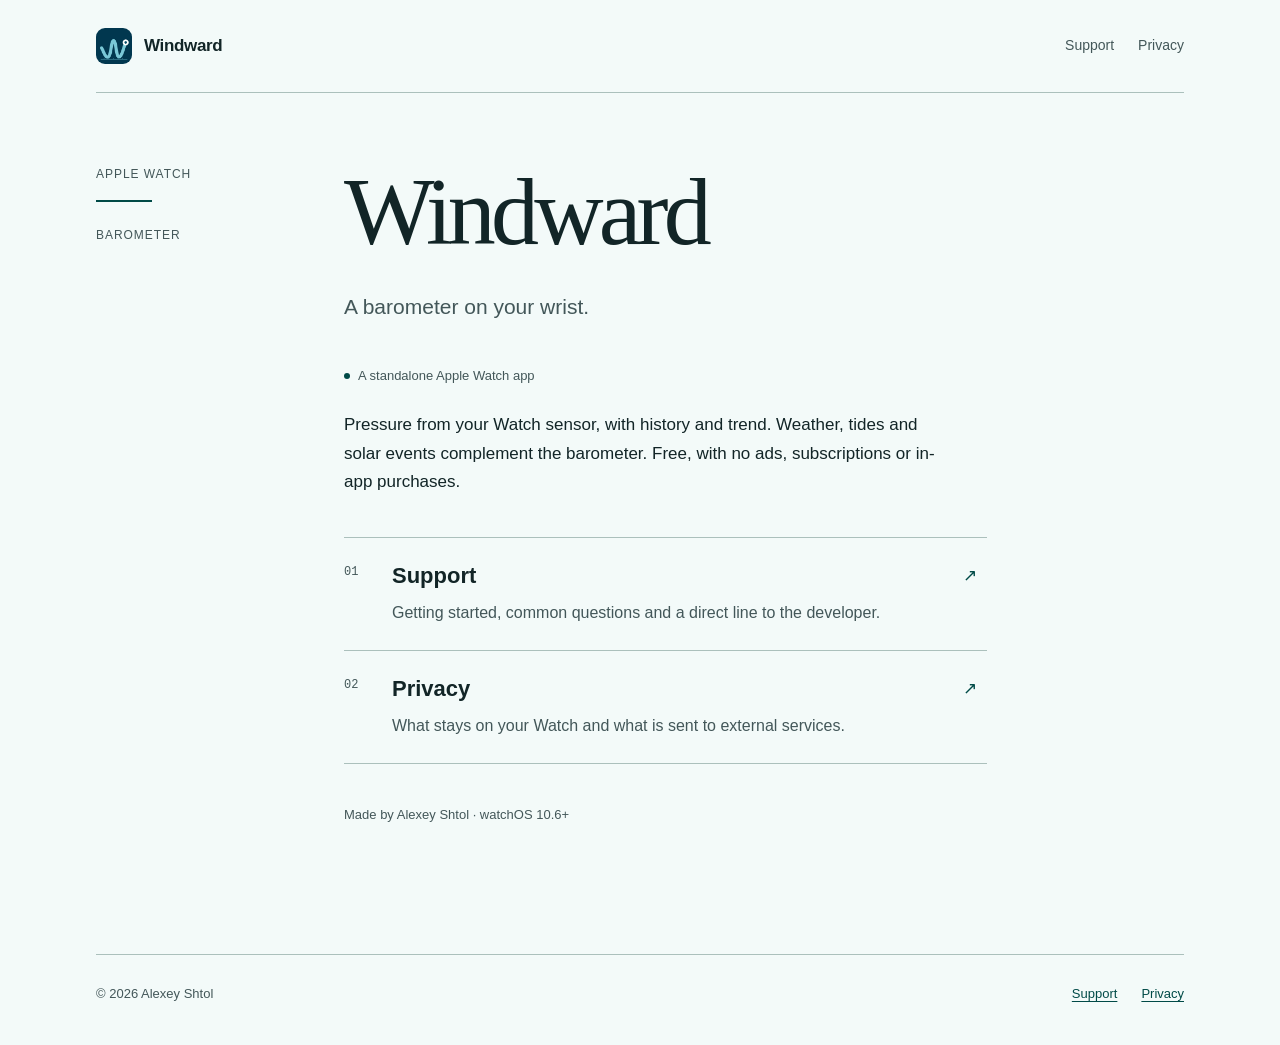
<file: index.html>
<!doctype html>
<!-- Field manual for a quiet barometer: Georgia + local system sans; sea-teal accent; asymmetric label rail. -->
<html lang="en"><head><meta charset="utf-8"><meta name="viewport" content="width=device-width,initial-scale=1"><title>Windward · Windward</title><meta name="description" content="A barometer on your wrist."><meta name="referrer" content="no-referrer"><meta name="color-scheme" content="light dark"><meta http-equiv="Content-Security-Policy" content="default-src 'none'; style-src 'self'; img-src 'self'; base-uri 'none'; form-action 'none'"><link rel="canonical" href="https://alexxf73.github.io/windward-site/"><link rel="stylesheet" href="assets/style.css"><link rel="icon" href="assets/windward.png"></head>
<body><a class="skip" href="#main">Skip to content</a><div class="wrap"><header class="top"><a class="brand" href="index.html"><img src="assets/windward.png" width="36" height="36" alt=""><span>Windward</span></a><nav aria-label="Main navigation"><a href="support/index.html">Support</a><a href="privacy/index.html">Privacy</a></nav></header><div class="layout"><aside class="rail" aria-label="Page information"><p>Apple Watch</p><span class="mark" aria-hidden="true"></span><p>Barometer</p><ol></ol></aside><main id="main" class="copy"><h1>Windward</h1><p class="lede">A barometer on your wrist.</p><span class="status">A standalone Apple Watch app</span><p>Pressure from your Watch sensor, with history and trend. Weather, tides and solar events complement the barometer. Free, with no ads, subscriptions or in-app purchases.</p><div class="links"><a class="linkrow" href="support/index.html"><small>01</small><span><strong>Support</strong><span>Getting started, common questions and a direct line to the developer.</span></span><em aria-hidden="true">↗</em></a><a class="linkrow" href="privacy/index.html"><small>02</small><span><strong>Privacy</strong><span>What stays on your Watch and what is sent to external services.</span></span><em aria-hidden="true">↗</em></a></div><p class="meta">Made by Alexey Shtol · watchOS 10.6+</p></main></div><footer><div class="foot"><span>© 2026 Alexey Shtol</span><nav aria-label="Footer navigation"><a href="support/index.html">Support</a><a href="privacy/index.html">Privacy</a></nav></div></footer></div></body></html>
</file>
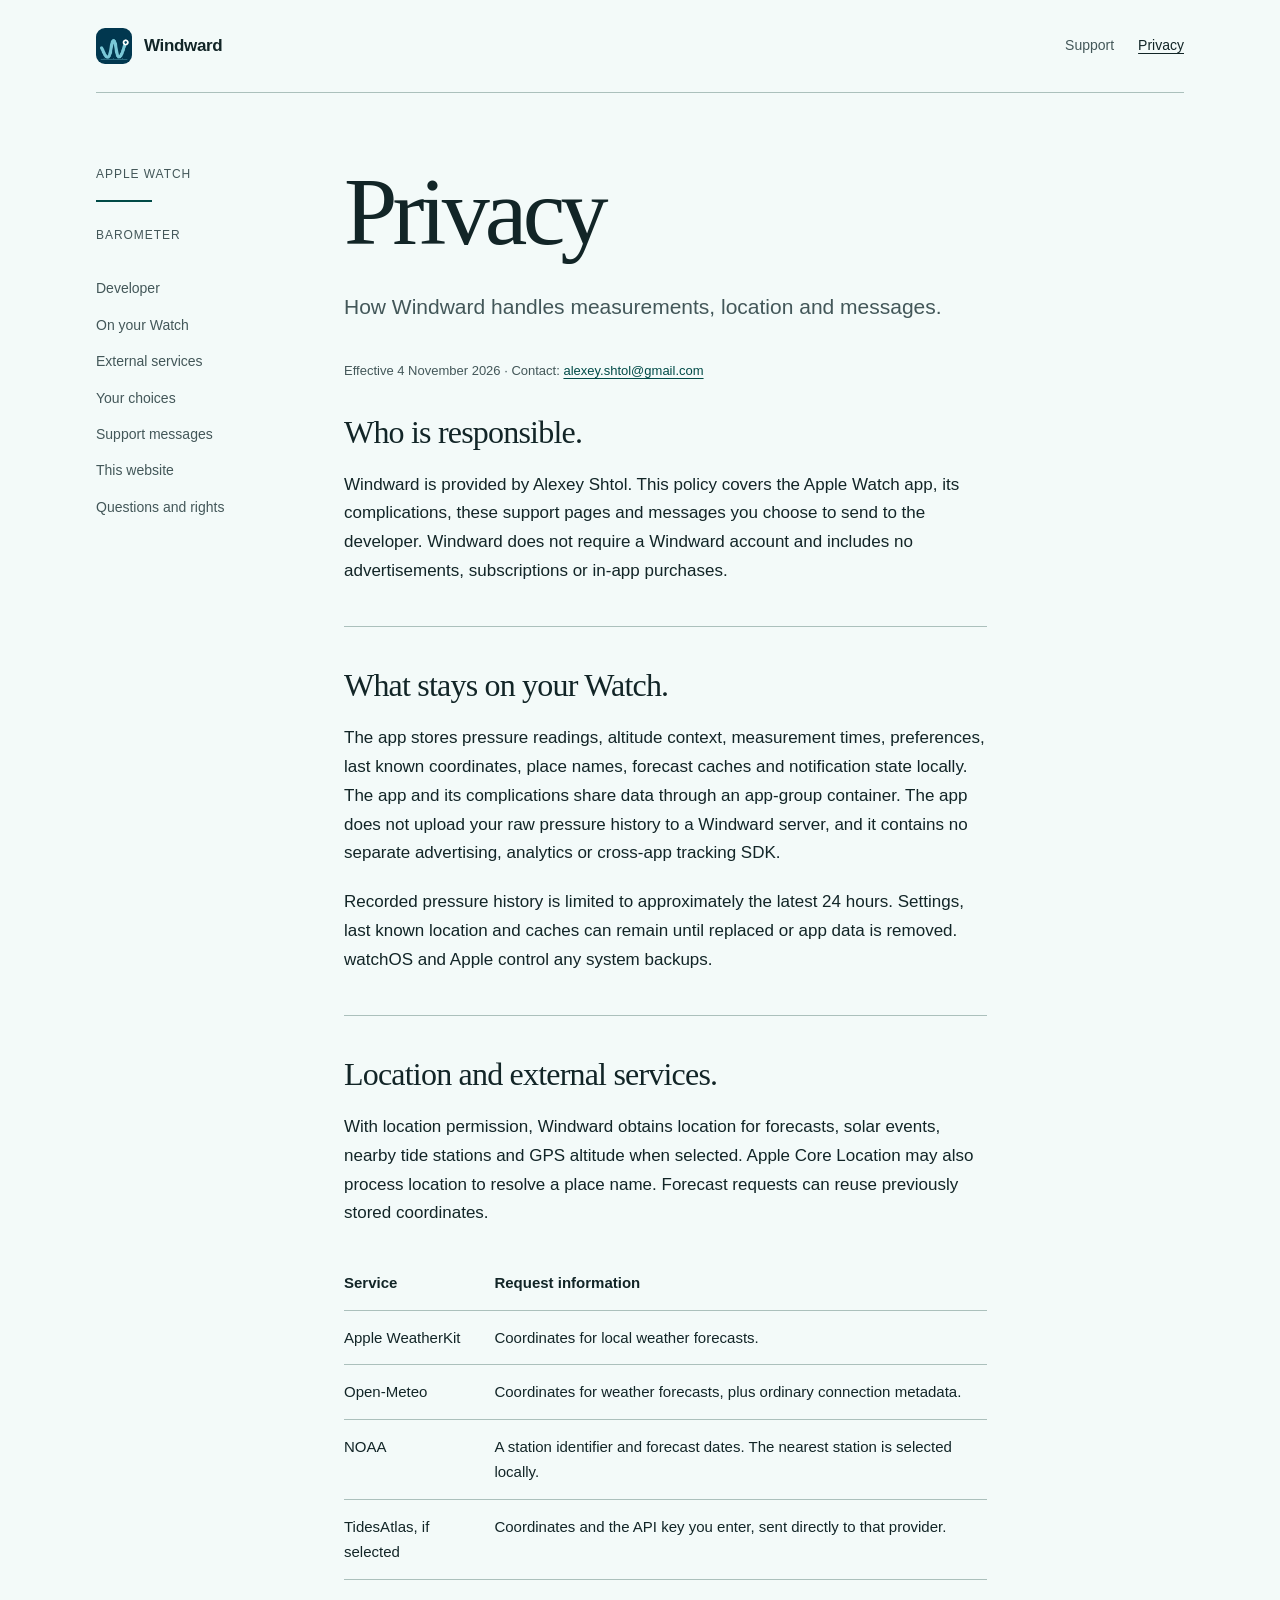
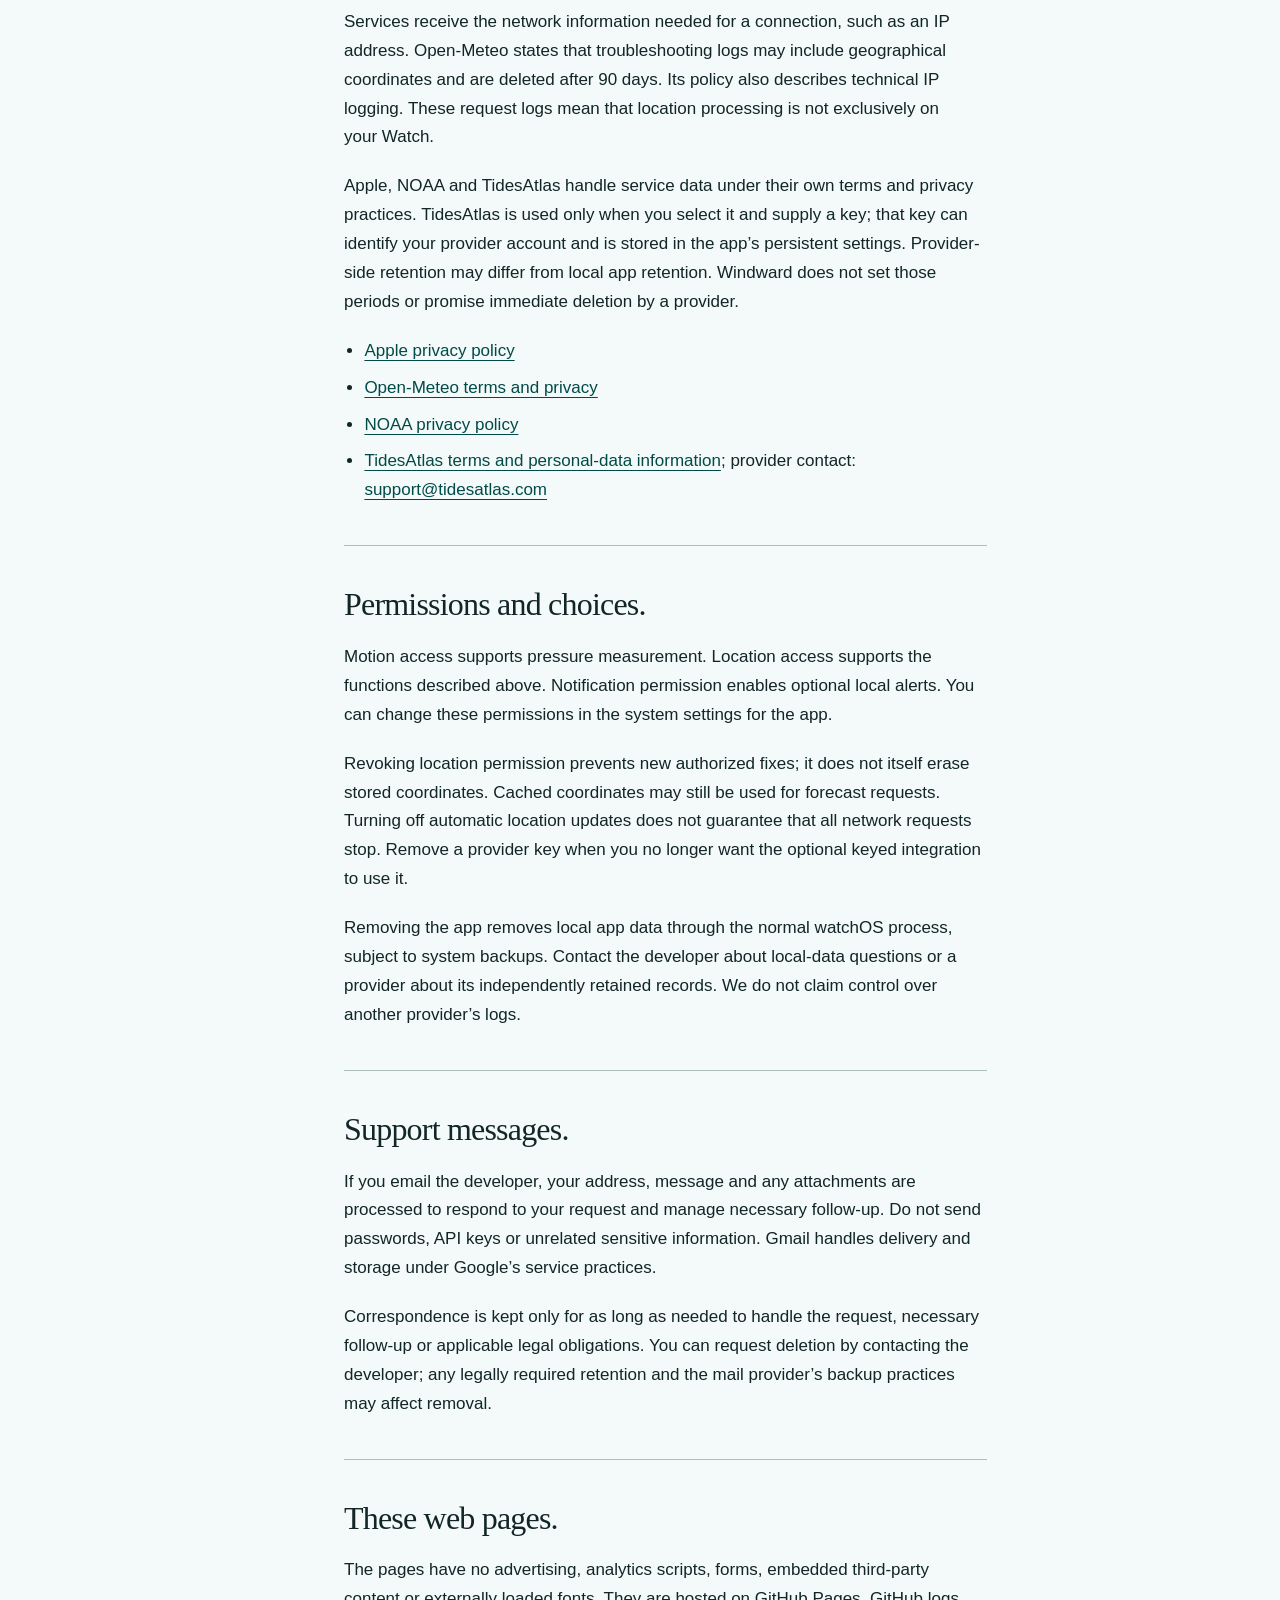
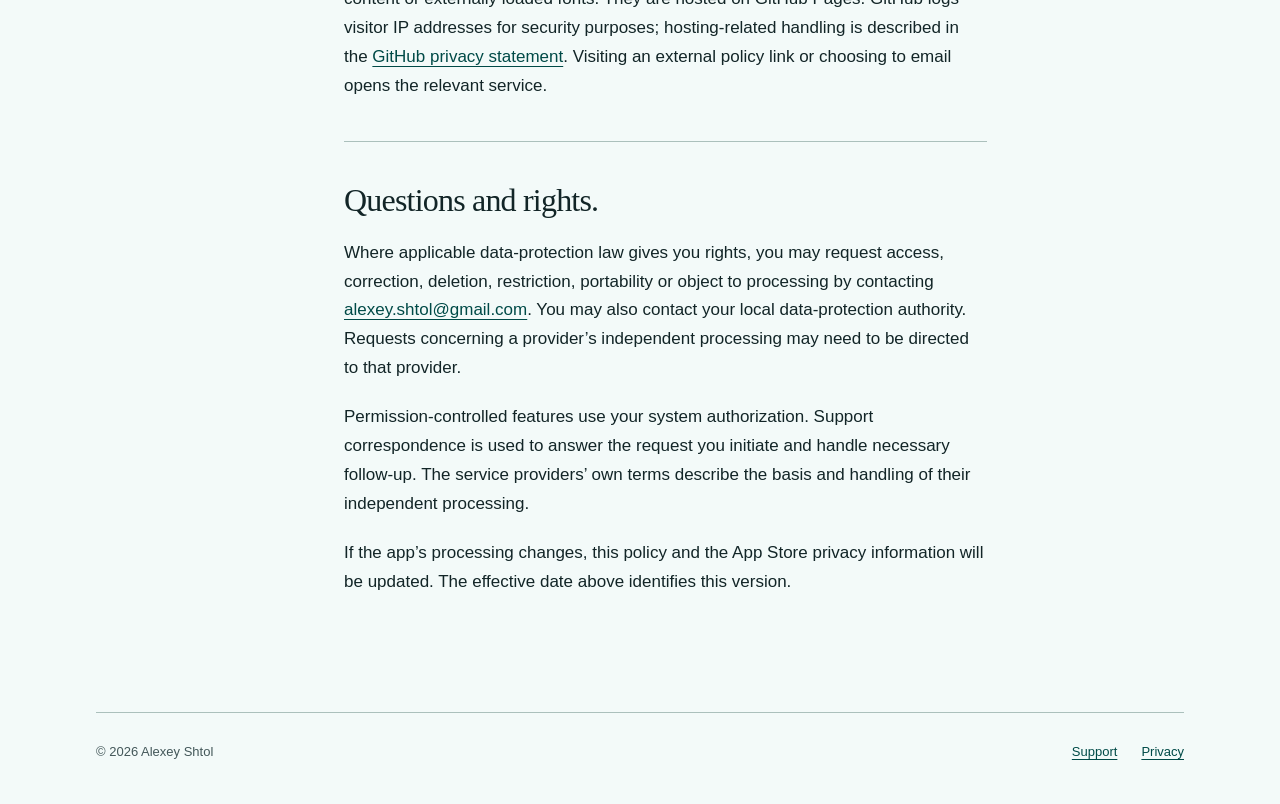
<file: privacy/index.html>
<!doctype html>
<!-- Field manual for a quiet barometer: Georgia + local system sans; sea-teal accent; asymmetric label rail. -->
<html lang="en"><head><meta charset="utf-8"><meta name="viewport" content="width=device-width,initial-scale=1"><title>Privacy · Windward</title><meta name="description" content="How Windward handles measurements, location and messages."><meta name="referrer" content="no-referrer"><meta name="color-scheme" content="light dark"><meta http-equiv="Content-Security-Policy" content="default-src 'none'; style-src 'self'; img-src 'self'; base-uri 'none'; form-action 'none'"><link rel="canonical" href="https://alexxf73.github.io/windward-site/privacy/"><link rel="stylesheet" href="../assets/style.css"><link rel="icon" href="../assets/windward.png"></head>
<body><a class="skip" href="#main">Skip to content</a><div class="wrap"><header class="top"><a class="brand" href="../index.html"><img src="../assets/windward.png" width="36" height="36" alt=""><span>Windward</span></a><nav aria-label="Main navigation"><a href="../support/index.html">Support</a><a href="index.html" aria-current="page">Privacy</a></nav></header><div class="layout"><aside class="rail" aria-label="Page information"><p>Apple Watch</p><span class="mark" aria-hidden="true"></span><p>Barometer</p><ol><li><a href="#operator">Developer</a></li><li><a href="#on-watch">On your Watch</a></li><li><a href="#services">External services</a></li><li><a href="#choices">Your choices</a></li><li><a href="#contact-data">Support messages</a></li><li><a href="#website">This website</a></li><li><a href="#rights">Questions and rights</a></li></ol></aside><main id="main" class="copy"><h1>Privacy</h1><p class="lede">How Windward handles measurements, location and messages.</p><p class="meta">Effective 4 November 2026 · Contact: <a href="mailto:alexey.shtol@gmail.com">alexey.shtol@gmail.com</a></p><section id="operator"><h2>Who is responsible.</h2><p>Windward is provided by Alexey Shtol. This policy covers the Apple Watch app, its complications, these support pages and messages you choose to send to the developer. Windward does not require a Windward account and includes no advertisements, subscriptions or in-app purchases.</p></section><section class="section" id="on-watch"><h2>What stays on your Watch.</h2><p>The app stores pressure readings, altitude context, measurement times, preferences, last known coordinates, place names, forecast caches and notification state locally. The app and its complications share data through an app-group container. The app does not upload your raw pressure history to a Windward server, and it contains no separate advertising, analytics or cross-app tracking SDK.</p><p>Recorded pressure history is limited to approximately the latest 24 hours. Settings, last known location and caches can remain until replaced or app data is removed. watchOS and Apple control any system backups.</p></section><section class="section" id="services"><h2>Location and external services.</h2><p>With location permission, Windward obtains location for forecasts, solar events, nearby tide stations and GPS altitude when selected. Apple Core Location may also process location to resolve a place name. Forecast requests can reuse previously stored coordinates.</p><table><thead><tr><th scope="col">Service</th><th scope="col">Request information</th></tr></thead><tbody><tr><td>Apple WeatherKit</td><td>Coordinates for local weather forecasts.</td></tr><tr><td>Open-Meteo</td><td>Coordinates for weather forecasts, plus ordinary connection metadata.</td></tr><tr><td>NOAA</td><td>A station identifier and forecast dates. The nearest station is selected locally.</td></tr><tr><td>TidesAtlas, if selected</td><td>Coordinates and the API key you enter, sent directly to that provider.</td></tr></tbody></table><p>Services receive the network information needed for a connection, such as an IP address. Open-Meteo states that troubleshooting logs may include geographical coordinates and are deleted after 90 days. Its policy also describes technical IP logging. These request logs mean that location processing is not exclusively on your Watch.</p><p>Apple, NOAA and TidesAtlas handle service data under their own terms and privacy practices. TidesAtlas is used only when you select it and supply a key; that key can identify your provider account and is stored in the app’s persistent settings. Provider-side retention may differ from local app retention. Windward does not set those periods or promise immediate deletion by a provider.</p><ul><li><a href="https://www.apple.com/legal/privacy/">Apple privacy policy</a></li><li><a href="https://open-meteo.com/en/terms">Open-Meteo terms and privacy</a></li><li><a href="https://www.noaa.gov/protecting-your-privacy">NOAA privacy policy</a></li><li><a href="https://tidesatlas.com/en/terms">TidesAtlas terms and personal-data information</a>; provider contact: <a href="mailto:support@tidesatlas.com">support@tidesatlas.com</a></li></ul></section><section class="section" id="choices"><h2>Permissions and choices.</h2><p>Motion access supports pressure measurement. Location access supports the functions described above. Notification permission enables optional local alerts. You can change these permissions in the system settings for the app.</p><p>Revoking location permission prevents new authorized fixes; it does not itself erase stored coordinates. Cached coordinates may still be used for forecast requests. Turning off automatic location updates does not guarantee that all network requests stop. Remove a provider key when you no longer want the optional keyed integration to use it.</p><p>Removing the app removes local app data through the normal watchOS process, subject to system backups. Contact the developer about local-data questions or a provider about its independently retained records. We do not claim control over another provider’s logs.</p></section><section class="section" id="contact-data"><h2>Support messages.</h2><p>If you email the developer, your address, message and any attachments are processed to respond to your request and manage necessary follow-up. Do not send passwords, API keys or unrelated sensitive information. Gmail handles delivery and storage under Google’s service practices.</p><p>Correspondence is kept only for as long as needed to handle the request, necessary follow-up or applicable legal obligations. You can request deletion by contacting the developer; any legally required retention and the mail provider’s backup practices may affect removal.</p></section><section class="section" id="website"><h2>These web pages.</h2><p>The pages have no advertising, analytics scripts, forms, embedded third-party content or externally loaded fonts. They are hosted on GitHub Pages. GitHub logs visitor IP addresses for security purposes; hosting-related handling is described in the <a href="https://docs.github.com/en/site-policy/privacy-policies/github-general-privacy-statement">GitHub privacy statement</a>. Visiting an external policy link or choosing to email opens the relevant service.</p></section><section class="section" id="rights"><h2>Questions and rights.</h2><p>Where applicable data-protection law gives you rights, you may request access, correction, deletion, restriction, portability or object to processing by contacting <a href="mailto:alexey.shtol@gmail.com">alexey.shtol@gmail.com</a>. You may also contact your local data-protection authority. Requests concerning a provider’s independent processing may need to be directed to that provider.</p><p>Permission-controlled features use your system authorization. Support correspondence is used to answer the request you initiate and handle necessary follow-up. The service providers’ own terms describe the basis and handling of their independent processing.</p><p>If the app’s processing changes, this policy and the App Store privacy information will be updated. The effective date above identifies this version.</p></section></main></div><footer><div class="foot"><span>© 2026 Alexey Shtol</span><nav aria-label="Footer navigation"><a href="../support/index.html">Support</a><a href="index.html" aria-current="page">Privacy</a></nav></div></footer></div></body></html>
</file>
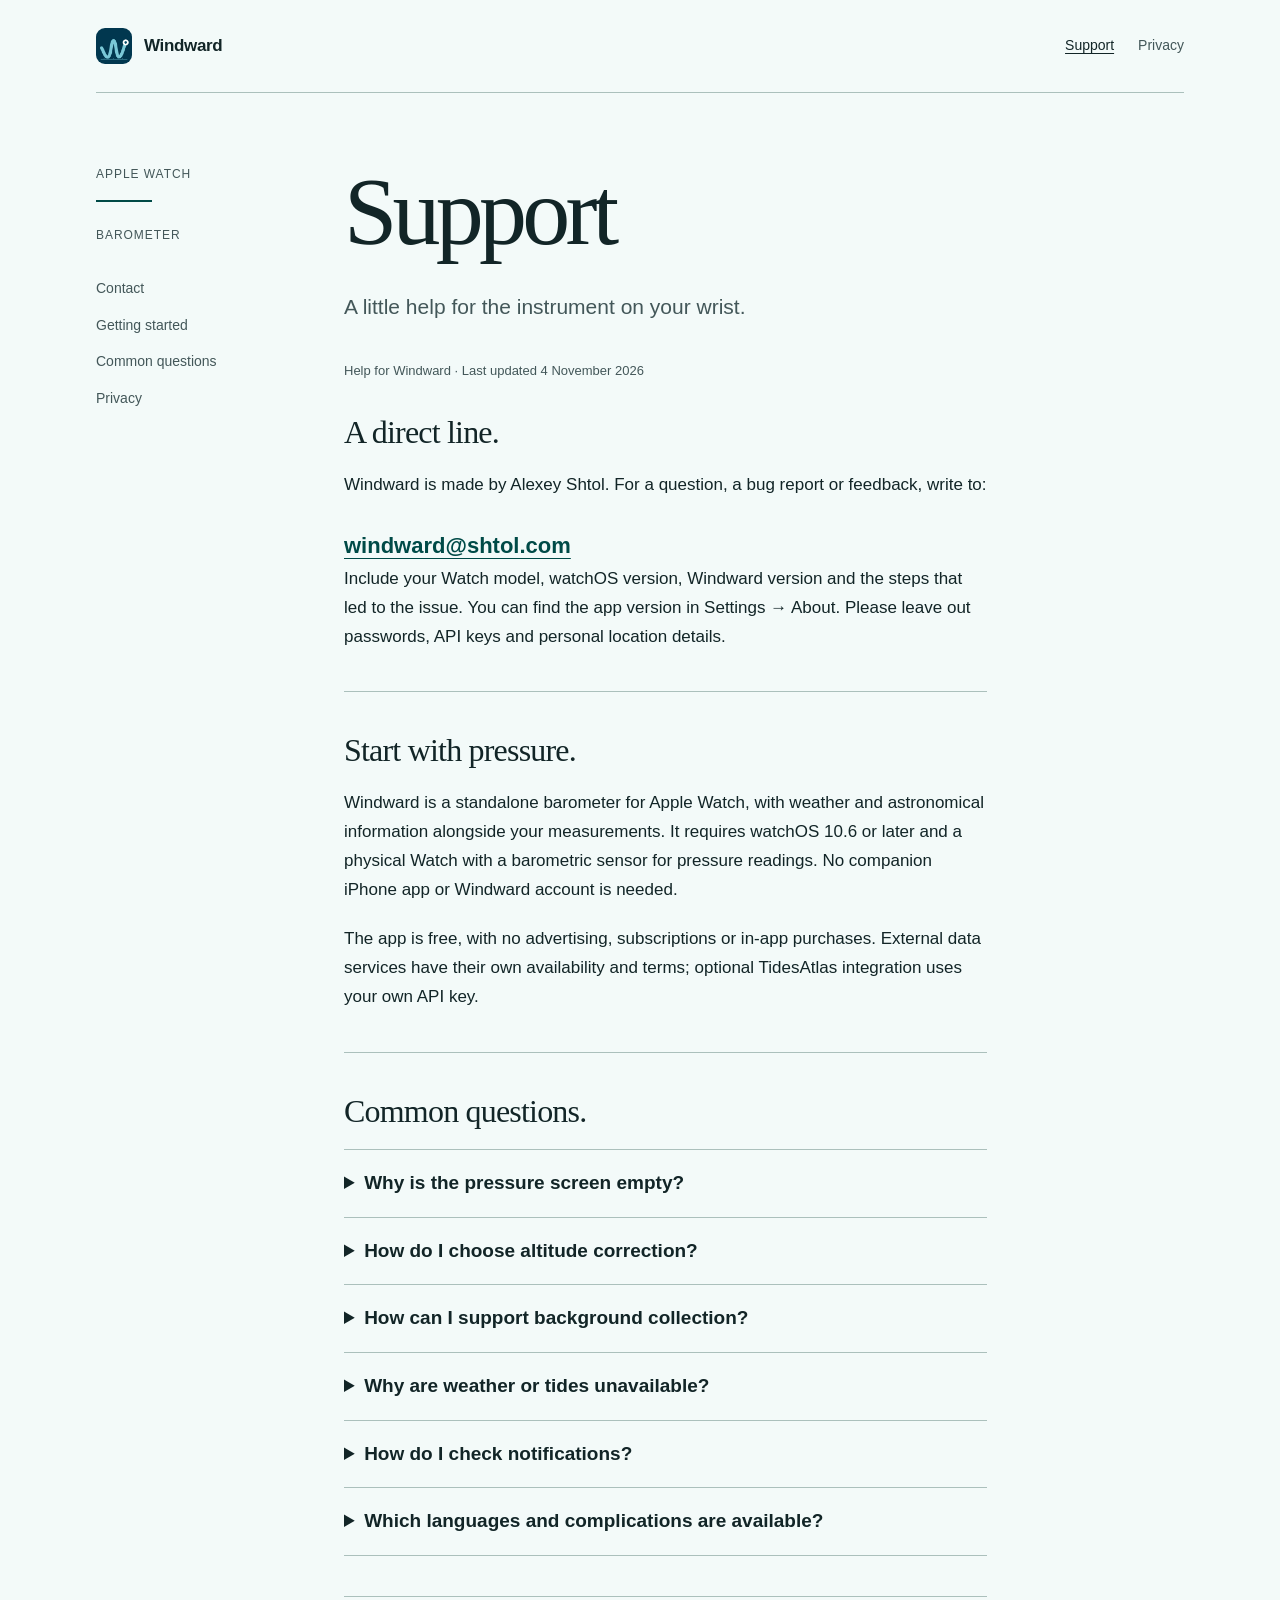
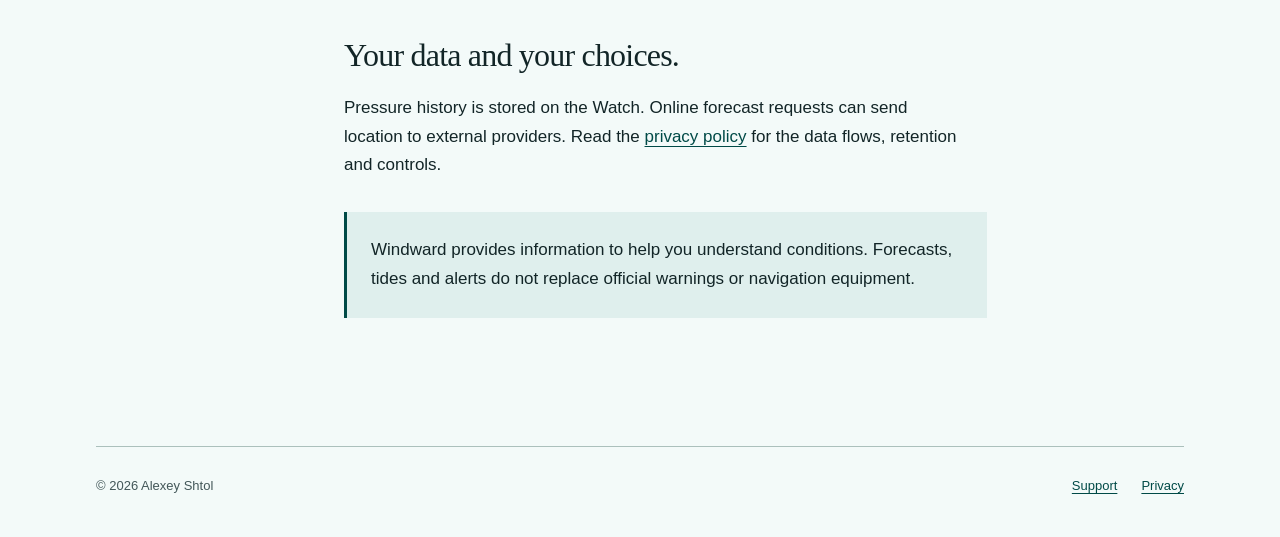
<file: support/index.html>
<!doctype html>
<!-- Field manual for a quiet barometer: Georgia + local system sans; sea-teal accent; asymmetric label rail. -->
<html lang="en"><head><meta charset="utf-8"><meta name="viewport" content="width=device-width,initial-scale=1"><title>Support · Windward</title><meta name="description" content="A little help for the instrument on your wrist."><meta name="referrer" content="no-referrer"><meta name="color-scheme" content="light dark"><meta http-equiv="Content-Security-Policy" content="default-src 'none'; style-src 'self'; img-src 'self'; base-uri 'none'; form-action 'none'"><link rel="canonical" href="https://alexxf73.github.io/windward-site/support/"><link rel="stylesheet" href="../assets/style.css"><link rel="icon" href="../assets/windward.png"></head>
<body><a class="skip" href="#main">Skip to content</a><div class="wrap"><header class="top"><a class="brand" href="../index.html"><img src="../assets/windward.png" width="36" height="36" alt=""><span>Windward</span></a><nav aria-label="Main navigation"><a href="index.html" aria-current="page">Support</a><a href="../privacy/index.html">Privacy</a></nav></header><div class="layout"><aside class="rail" aria-label="Page information"><p>Apple Watch</p><span class="mark" aria-hidden="true"></span><p>Barometer</p><ol><li><a href="#contact">Contact</a></li><li><a href="#getting-started">Getting started</a></li><li><a href="#questions">Common questions</a></li><li><a href="#privacy">Privacy</a></li></ol></aside><main id="main" class="copy"><h1>Support</h1><p class="lede">A little help for the instrument on your wrist.</p><p class="meta">Help for Windward · Last updated 4 November 2026</p><section id="contact"><h2>A direct line.</h2><p>Windward is made by Alexey Shtol. For a question, a bug report or feedback, write to:</p><a class="contact" href="mailto:windward@shtol.com?subject=Windward%20support">windward@shtol.com</a><p>Include your Watch model, watchOS version, Windward version and the steps that led to the issue. You can find the app version in Settings → About. Please leave out passwords, API keys and personal location details.</p></section><section class="section" id="getting-started"><h2>Start with pressure.</h2><p>Windward is a standalone barometer for Apple Watch, with weather and astronomical information alongside your measurements. It requires watchOS 10.6 or later and a physical Watch with a barometric sensor for pressure readings. No companion iPhone app or Windward account is needed.</p><p>The app is free, with no advertising, subscriptions or in-app purchases. External data services have their own availability and terms; optional TidesAtlas integration uses your own API key.</p></section><section class="section" id="questions"><h2>Common questions.</h2><details><summary>Why is the pressure screen empty?</summary><p>Allow motion access, open the Pressure screen and give the sensor time to deliver a reading. A simulator does not supply real barometer measurements. A new installation builds its history as readings arrive; it does not start with 24 hours of data.</p></details><details><summary>How do I choose altitude correction?</summary><p>In Settings → Pressure, choose raw pressure or correction to sea level. Height can come from the absolute altitude sensor, a GPS fix or a fixed value. Hardware availability, signal and permissions affect the available height. Raw pressure is recorded independently of height acquisition.</p></details><details><summary>How can I support background collection?</summary><p>Add a Windward complication to the watch face you use. This keeps pressure visible and can support more regular background updates. watchOS controls refresh timing: the selected interval is a preference, and continuous recording or exact alert delivery is not guaranteed.</p></details><details><summary>Why are weather or tides unavailable?</summary><p>Check connectivity, location permission and the selected providers. Weather coverage varies by region. NOAA tides are available for supported stations, mainly in the United States. TidesAtlas is optional and requires your own valid key. The barometer can keep working without an internet connection.</p></details><details><summary>How do I check notifications?</summary><p>Check system notification permission and the event switches in Windward. Settings → Test alert sends a clearly labelled local test. Test appearance does not guarantee the timing of future weather or background events.</p></details><details><summary>Which languages and complications are available?</summary><p>Windward supports English, Russian, German, French, Czech and Spanish and follows system language selection. Add pressure or rain complications to a compatible watch face or Smart Stack. Available layouts and refresh times depend on watchOS.</p></details></section><section class="section" id="privacy"><h2>Your data and your choices.</h2><p>Pressure history is stored on the Watch. Online forecast requests can send location to external providers. Read the <a href="../privacy/">privacy policy</a> for the data flows, retention and controls.</p><div class="note"><p>Windward provides information to help you understand conditions. Forecasts, tides and alerts do not replace official warnings or navigation equipment.</p></div></section></main></div><footer><div class="foot"><span>© 2026 Alexey Shtol</span><nav aria-label="Footer navigation"><a href="index.html" aria-current="page">Support</a><a href="../privacy/index.html">Privacy</a></nav></div></footer></div></body></html>
</file>
<file: assets/style.css>
/* Direction: a field manual for a quiet instrument on the wrist.
   Type: local Georgia headings + system sans body (no font requests).
   Accent: muted sea teal. Structure: narrow instrument-label rail beside reading column. */
:root{color-scheme:light dark;--paper:oklch(98% .008 185);--ink:oklch(25% .025 205);--muted:oklch(44% .025 205);--line:oklch(79% .023 185);--accent:oklch(37% .065 190);--panel:oklch(94% .018 185);--focus:oklch(36% .10 185);--max:1184px}
*{box-sizing:border-box}html{scroll-behavior:smooth}body{margin:0;background:var(--paper);color:var(--ink);font:400 17px/1.7 -apple-system,BlinkMacSystemFont,"Segoe UI",sans-serif}a{color:var(--accent);text-underline-offset:.22em;text-decoration-thickness:1px}a:hover{text-decoration-thickness:2px}a:focus-visible,summary:focus-visible{outline:3px solid var(--focus);outline-offset:5px;border-radius:2px}img{max-width:100%;height:auto}h1,h2,h3{font-family:Georgia,"Times New Roman",serif;font-weight:400;text-wrap:balance}h1{font-size:clamp(4.25rem,7.5vw,6.5rem);letter-spacing:-.05em;line-height:.98;margin:0 0 32px;overflow-wrap:break-word}h2{font-size:2rem;line-height:1.15;letter-spacing:-.025em;margin:0 0 20px}h3{font-size:1.4rem;line-height:1.25}p{margin:0 0 20px;text-wrap:pretty}ul,ol{padding-left:1.2em}li+li{margin-top:8px}.wrap{max-width:var(--max);padding:0 48px;margin:auto}.top{display:flex;align-items:center;justify-content:space-between;gap:24px;padding-top:28px;padding-bottom:28px;border-bottom:1px solid var(--line)}.brand{display:inline-flex;gap:12px;align-items:center;text-decoration:none;color:var(--ink);font-weight:650;letter-spacing:-.02em}.brand img{width:36px;height:36px;border-radius:9px}.top nav{display:flex;align-items:center;gap:24px;font-size:14px}.top nav a{color:var(--muted);text-decoration:none}.top nav a[aria-current=page]{color:var(--ink);text-decoration:underline}.language{border-left:1px solid var(--line);padding-left:24px}.layout{display:grid;grid-template-columns:192px minmax(0,1fr);gap:56px;padding-top:72px;padding-bottom:96px}.rail{font-size:12px;line-height:1.6;letter-spacing:.08em;text-transform:uppercase;color:var(--muted)}.rail .mark{display:block;width:56px;height:2px;background:var(--accent);margin:16px 0 24px}.rail p{margin-bottom:12px}.rail ol{list-style:none;padding:0;letter-spacing:0;text-transform:none;font-size:14px;margin:32px 0}.rail li{margin-bottom:14px}.rail a{color:var(--muted);text-decoration:none}.copy{min-width:0;max-width:68ch}.lede{font-size:21px;line-height:1.55;margin-bottom:36px;color:var(--muted);max-width:52ch}.meta{font-size:13px;color:var(--muted);margin-bottom:32px}.section{padding-top:40px;margin-top:40px;border-top:1px solid var(--line);scroll-margin-top:24px}.note{padding:24px;border-left:3px solid var(--accent);background:var(--panel);margin:32px 0}.note p:last-child{margin-bottom:0}.contact{display:inline-block;margin-top:8px;font-size:clamp(16px,2.3vw,22px);font-weight:550;overflow-wrap:anywhere}.links{margin:40px 0}.linkrow{display:grid;grid-template-columns:32px minmax(0,1fr) 24px;gap:16px;align-items:start;border-top:1px solid var(--line);padding:24px 0;text-decoration:none;color:var(--ink)}.linkrow:last-child{border-bottom:1px solid var(--line)}.linkrow small{font:400 12px/1.8 ui-monospace,monospace;color:var(--muted)}.linkrow strong{display:block;font-weight:550;font-size:22px;line-height:1.3;margin-bottom:8px}.linkrow span span{display:block;color:var(--muted);font-size:16px}.linkrow em{font-style:normal;color:var(--accent)}details{border-top:1px solid var(--line);padding:20px 0}details:last-of-type{border-bottom:1px solid var(--line)}summary{cursor:pointer;font-size:19px;font-weight:550;line-height:1.4}details p:first-of-type{margin-top:20px}details p:last-child{margin-bottom:0}table{width:100%;border-collapse:collapse;font-size:15px;margin:28px 0}th,td{text-align:left;vertical-align:top;border-bottom:1px solid var(--line);padding:14px 12px 14px 0;overflow-wrap:anywhere}th{font-weight:600}footer{border-top:1px solid var(--line);padding:28px 0 40px;color:var(--muted);font-size:13px}footer .foot{display:flex;justify-content:space-between;gap:24px;flex-wrap:wrap}footer nav{display:flex;gap:24px}.skip{position:absolute;left:24px;top:8px;transform:translateY(-200%);background:var(--paper);padding:8px 16px;z-index:10}.skip:focus{transform:none}.status{display:inline-flex;gap:8px;align-items:center;font-size:13px;color:var(--muted);margin-bottom:24px}.status:before{content:"";width:6px;height:6px;border-radius:50%;background:var(--accent)}
@media(prefers-color-scheme:dark){:root{--paper:oklch(20% .018 205);--ink:oklch(93% .012 185);--muted:oklch(77% .025 185);--line:oklch(48% .025 185);--accent:oklch(82% .065 185);--panel:oklch(25% .025 205);--focus:oklch(86% .08 185)}.brand img{outline:1px solid var(--line)}.rail .mark{height:1px}}
@media(max-width:800px){.wrap{padding:0 32px}.layout{grid-template-columns:144px minmax(0,1fr);gap:32px;padding-top:56px}.top nav{gap:16px}.language{padding-left:16px}}
@media(max-width:600px){body{font-size:16px}.wrap{padding:0 24px}.top{align-items:flex-start;gap:20px;flex-wrap:wrap;padding-top:24px;padding-bottom:20px}.top nav{width:100%;justify-content:flex-start;font-size:14px;gap:20px}.language{margin-left:auto;padding-left:16px}.layout{display:block;padding-top:36px;padding-bottom:64px}.rail{display:flex;flex-wrap:wrap;gap:8px 24px;align-items:baseline;margin-bottom:32px}.rail .mark{width:32px;margin:0 0 4px}.rail p{margin:0}.rail ol{display:none}h1{font-size:4.25rem;margin-bottom:24px}h2{font-size:1.75rem}.lede{font-size:19px;line-height:1.6}.section{padding-top:32px;margin-top:32px}.note{padding:20px}.linkrow{gap:12px;grid-template-columns:24px minmax(0,1fr) 20px}table{font-size:14px}th,td{padding-right:8px}footer .foot{gap:16px}footer nav{gap:20px}}
@media(prefers-reduced-motion:reduce){html{scroll-behavior:auto}*,*:before,*:after{animation:none!important;transition:none!important}}
</file>
